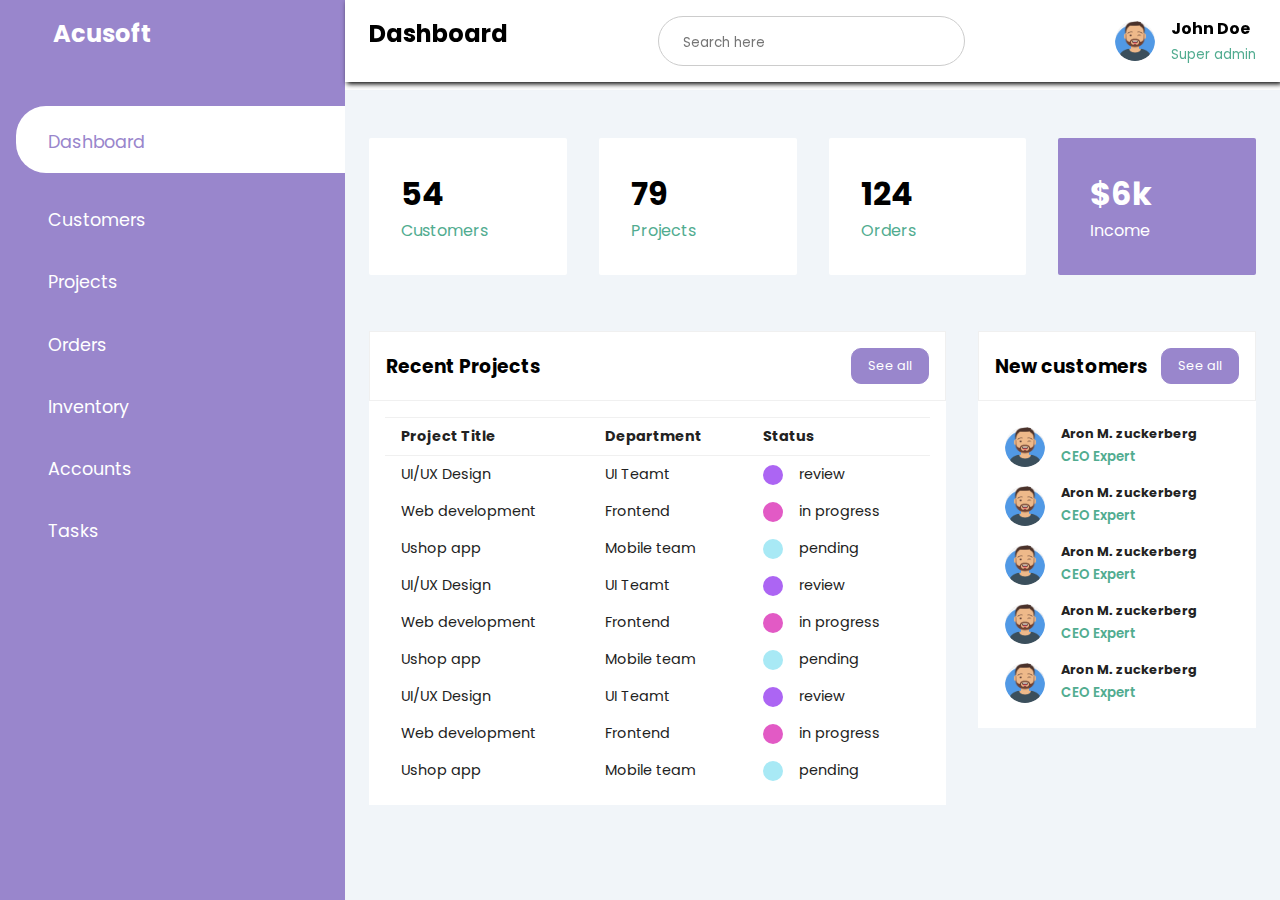
<file: index.html>
<!DOCTYPE html>
<html lang="en">
   <head>
      <meta charset="UTF-8">
      <meta http-equiv="X-UA-Compatible" content="IE=edge">
      <meta name="viewport" content="width=device-width, initial-scale=1.0, maximum-scale=1">
      <title>Acusoft admin</title>
      <link rel="stylesheet" href="https://maxst.icons8.com/vue-static/landings/line-awesome/line-awesome/1.3.0/css/line-awesome.min.css">
      <link rel="stylesheet" href="style.css">
      
   </head>
   <body>
      <input type="checkbox" id="nav-toggle">
      <div class="sidebar">
         <div class="sidebar-brand">
            <h2>
               <span class="lab la-accusoft"></span>  <span>Acusoft</span>
            </h2>
         </div>
         <div class="sidebar-menu">
            <ul>
            <li>
               <a href="" class="active"><span class="las la-igloo"></span>
               <span>Dashboard</span></a>
            </li>
            <li>
               <a href=""><span class="las la-user"></span>
               <span>Customers</span></a>
            </li>
            <li>
               <a href=""><span class="las la-clipboard-list"></span>
               <span>Projects</span></a>
            </li>
            <li>
               <a href=""><span class="las la-shopping-bag"></span>
               <span>Orders</span></a>
            </li>
            <li>
               <a href=""><span class="las la-receipt"></span>
               <span>Inventory</span></a>
            </li>
            <li>
               <a href=""><span class="las la-user-circle"></span>
               <span>Accounts</span></a>
            </li>
            <li>
               <a href=""><span class="las la-clipboard-list"></span>
               <span>Tasks</span></a>
            </li>
            </u>
         </div>
      </div>
      <div class="main-content">
         <header>
            <h2>
               <label for="nav-toggle">
               <span class="las la-bars"></span>
               </label>
               Dashboard
            </h2>
            <div class="search-wrapper">
               <span class="las la-search">
               <input type="search" placeholder="Search here">
               </span>
            </div>
            <div class="user-wrapper">
               <img src="./avtar.png" width="40px" height="40px" alt="">
               <div>
                  <h4>John Doe</h4>
                  <small>Super admin</small>
               </div>
            </div>
         </header>
         <main>
            <div class="cards">
               <div class="card-single">
                  <div>
                     <h1>54</h1>
                     <span>Customers</span>
                  </div>
                  <div>
                     <span class="las la-user"></span>
                  </div>
               </div>
               <div class="card-single">
                  <div>
                     <h1>79</h1>
                     <span class>Projects</span>
                  </div>
                  <div>
                     <span class="las la-clipboard-list"></span>
                  </div>
               </div>
               <div class="card-single">
                  <div>
                     <h1>124</h1>
                     <span>Orders</span>
                  </div>
                  <div>
                     <span class="las la-shopping-bag"></span>
                  </div>
               </div>
               <div class="card-single">
                  <div>
                     <h1>$6k</h1>
                     <span>Income</span>
                  </div>
                  <div>
                     <span class="lab la-google-wallet"></span>
                  </div>
               </div>
            </div>
            <div class="recent-grid">
               <div class="projects">
                  <div class="card">
                     <div class="card-header">
                        <h3>Recent Projects</h3>
                        <button>See all <span class="fa fa-arrow-right">
                        </span></button>
                     </div>
                     <div class="card-body">
                        <div class="table-responsive">
                           <table width="100%">
                              <thead>
                                 <tr>
                                    <td>Project Title</td>
                                    <td>Department</td>
                                    <td>Status</td>
                                 </tr>
                              </thead>
                              <tbody>
                                 <tr>
                                    <td>UI/UX Design</td>
                                    <td>UI Teamt</td>
                                    <td>
                                       <span class="status purple"></span>
                                       review
                                    </td>
                                 </tr>
                                 <tr>
                                    <td>Web development</td>
                                    <td>Frontend</td>
                                    <td>
                                       <span class="status pink"></span>
                                       in progress
                                    </td>
                                 </tr>
                                 <tr>
                                    <td>Ushop app</td>
                                    <td>Mobile team</td>
                                    <td>
                                       <span class="status orange"></span>
                                       pending
                                    </td>
                                 </tr>
                                 <tr>
                                    <td>UI/UX Design</td>
                                    <td>UI Teamt</td>
                                    <td>
                                       <span class="status purple"></span>
                                       review
                                    </td>
                                 </tr>
                                 <tr>
                                    <td>Web development</td>
                                    <td>Frontend</td>
                                    <td>
                                       <span class="status pink"></span>
                                       in progress
                                    </td>
                                 </tr>
                                 <tr>
                                    <td>Ushop app</td>
                                    <td>Mobile team</td>
                                    <td>
                                       <span class="status orange"></span>
                                       pending
                                    </td>
                                 </tr>
                                 <tr>
                                    <td>UI/UX Design</td>
                                    <td>UI Teamt</td>
                                    <td>
                                       <span class="status purple"></span>
                                       review
                                    </td>
                                 </tr>
                                 <tr>
                                    <td>Web development</td>
                                    <td>Frontend</td>
                                    <td>
                                       <span class="status pink"></span>
                                       in progress
                                    </td>
                                 </tr>
                                 <tr>
                                    <td>Ushop app</td>
                                    <td>Mobile team</td>
                                    <td>
                                       <span class="status orange"></span>
                                       pending
                                    </td>
                                 </tr>
                              </tbody>
                           </table>
                        </div>
                     </div>
                  </div>
               </div>
               <div class="cutomers">
                  <div class="card">
                     <div class="card-header">
                        <h3>New customers</h3>
                        <button>See all <span class="fa fa-arrow-right">
                        </span></button>
                     </div>
                     <div class="card-body">
                        <div class="customer">
                           <div class="info">
                              <img src="./avtar.png" width="40px" height="40px" alt="">
                              <div>
                                 <h4>Aron M. zuckerberg</h4>
                                 <small>CEO Expert</small>
                                 </small>
                              </div>
                           </div>
                           <div class="contact">
                              <span class="las la-user-circle"></span>
                              <span class="las la-comment"></span>
                              <span class="las la-phone"></span>
                           </div>
                        </div>
                        <div class="customer">
                           <div class="info">
                              <img src="./avtar.png" width="40px" height="40px" alt="">
                              <div>
                                 <h4>Aron M. zuckerberg</h4>
                                 <small>CEO Expert</small>
                                 </small>
                              </div>
                           </div>
                           <div class="contact">
                              <span class="las la-user-circle"></span>
                              <span class="las la-comment"></span>
                              <span class="las la-phone"></span>
                           </div>
                        </div>
                        <div class="customer">
                           <div class="info">
                              <img src="./avtar.png" width="40px" height="40px" alt="">
                              <div>
                                 <h4>Aron M. zuckerberg</h4>
                                 <small>CEO Expert</small>
                                 </small>
                              </div>
                           </div>
                           <div class="contact">
                              <span class="las la-user-circle"></span>
                              <span class="las la-comment"></span>
                              <span class="las la-phone"></span>
                           </div>
                        </div>
                        <div class="customer">
                           <div class="info">
                              <img src="./avtar.png" width="40px" height="40px" alt="">
                              <div>
                                 <h4>Aron M. zuckerberg</h4>
                                 <small>CEO Expert</small>
                                 </small>
                              </div>
                           </div>
                           <div class="contact">
                              <span class="las la-user-circle"></span>
                              <span class="las la-comment"></span>
                              <span class="las la-phone"></span>
                           </div>
                        </div>
                        <div class="customer">
                           <div class="info">
                              <img src="./avtar.png" width="40px" height="40px" alt="">
                              <div>
                                 <h4>Aron M. zuckerberg</h4>
                                 <small>CEO Expert</small>
                                 </small>
                              </div>
                           </div>
                           <div class="contact">
                              <span class="las la-user-circle"></span>
                              <span class="las la-comment"></span>
                              <span class="las la-phone"></span>
                           </div>
                        </div>
                     </div>
                     
                  </div>
               </div>
            </div>
         </main>
      </div>
   </body>
</html>
</file>
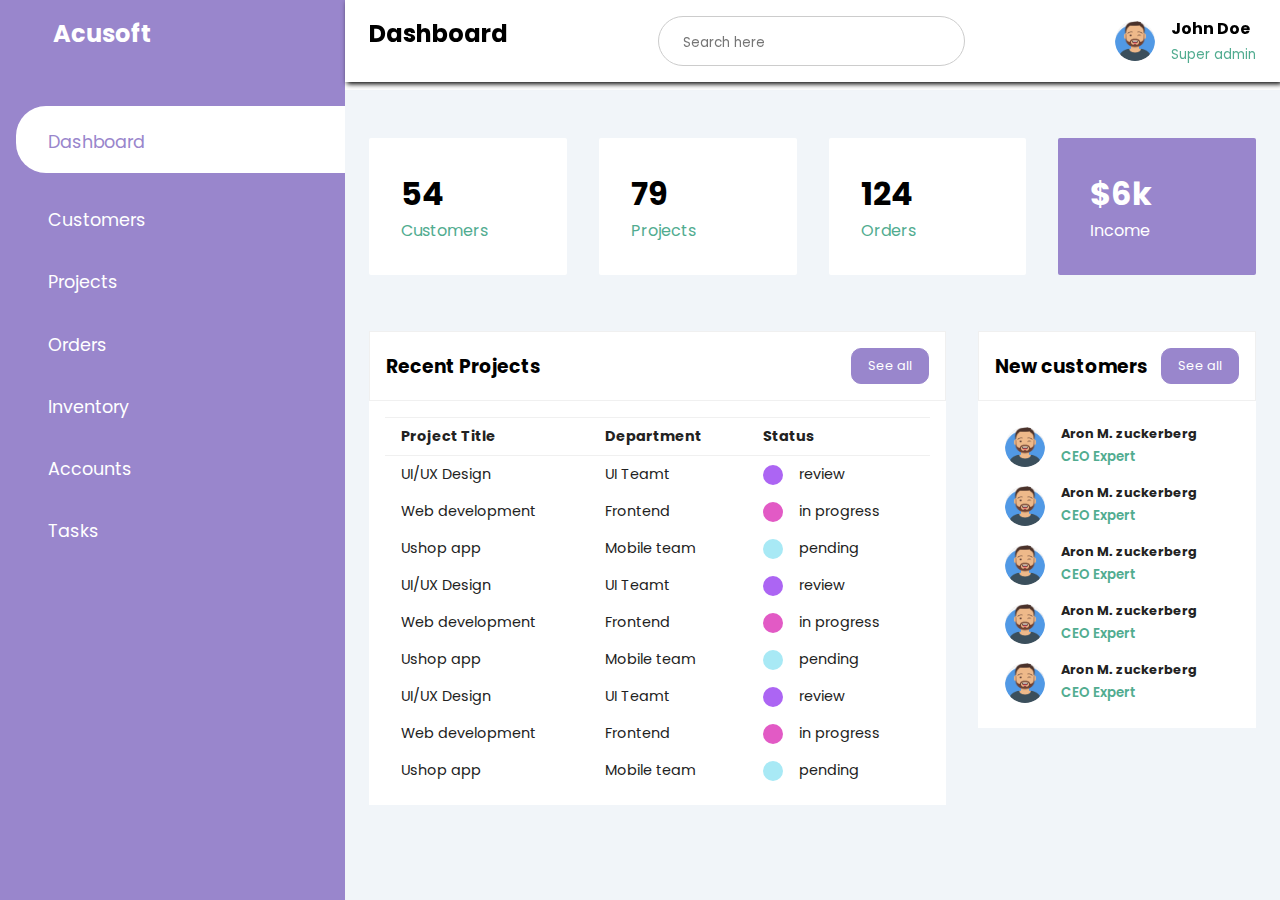
<file: dashboard.html>
<!DOCTYPE html>
<html lang="en">
   <head>
      <meta charset="UTF-8">
      <meta http-equiv="X-UA-Compatible" content="IE=edge">
      <meta name="viewport" content="width=device-width, initial-scale=1.0, maximum-scale=1">
      <title>Acusoft admin</title>
      <link rel="stylesheet" href="https://maxst.icons8.com/vue-static/landings/line-awesome/line-awesome/1.3.0/css/line-awesome.min.css">
      <link rel="stylesheet" href="style.css">
      
   </head>
   <body>
      <input type="checkbox" id="nav-toggle">
      <div class="sidebar">
         <div class="sidebar-brand">
            <h2>
               <span class="lab la-accusoft"></span>  <span>Acusoft</span>
            </h2>
         </div>
         <div class="sidebar-menu">
            <ul>
            <li>
               <a href="" class="active"><span class="las la-igloo"></span>
               <span>Dashboard</span></a>
            </li>
            <li>
               <a href=""><span class="las la-user"></span>
               <span>Customers</span></a>
            </li>
            <li>
               <a href=""><span class="las la-clipboard-list"></span>
               <span>Projects</span></a>
            </li>
            <li>
               <a href=""><span class="las la-shopping-bag"></span>
               <span>Orders</span></a>
            </li>
            <li>
               <a href=""><span class="las la-receipt"></span>
               <span>Inventory</span></a>
            </li>
            <li>
               <a href=""><span class="las la-user-circle"></span>
               <span>Accounts</span></a>
            </li>
            <li>
               <a href=""><span class="las la-clipboard-list"></span>
               <span>Tasks</span></a>
            </li>
            </u>
         </div>
      </div>
      <div class="main-content">
         <header>
            <h2>
               <label for="nav-toggle">
               <span class="las la-bars"></span>
               </label>
               Dashboard
            </h2>
            <div class="search-wrapper">
               <span class="las la-search">
               <input type="search" placeholder="Search here">
               </span>
            </div>
            <div class="user-wrapper">
               <img src="./avtar.png" width="40px" height="40px" alt="">
               <div>
                  <h4>John Doe</h4>
                  <small>Super admin</small>
               </div>
            </div>
         </header>
         <main>
            <div class="cards">
               <div class="card-single">
                  <div>
                     <h1>54</h1>
                     <span>Customers</span>
                  </div>
                  <div>
                     <span class="las la-user"></span>
                  </div>
               </div>
               <div class="card-single">
                  <div>
                     <h1>79</h1>
                     <span class>Projects</span>
                  </div>
                  <div>
                     <span class="las la-clipboard-list"></span>
                  </div>
               </div>
               <div class="card-single">
                  <div>
                     <h1>124</h1>
                     <span>Orders</span>
                  </div>
                  <div>
                     <span class="las la-shopping-bag"></span>
                  </div>
               </div>
               <div class="card-single">
                  <div>
                     <h1>$6k</h1>
                     <span>Income</span>
                  </div>
                  <div>
                     <span class="lab la-google-wallet"></span>
                  </div>
               </div>
            </div>
            <div class="recent-grid">
               <div class="projects">
                  <div class="card">
                     <div class="card-header">
                        <h3>Recent Projects</h3>
                        <button>See all <span class="fa fa-arrow-right">
                        </span></button>
                     </div>
                     <div class="card-body">
                        <div class="table-responsive">
                           <table width="100%">
                              <thead>
                                 <tr>
                                    <td>Project Title</td>
                                    <td>Department</td>
                                    <td>Status</td>
                                 </tr>
                              </thead>
                              <tbody>
                                 <tr>
                                    <td>UI/UX Design</td>
                                    <td>UI Teamt</td>
                                    <td>
                                       <span class="status purple"></span>
                                       review
                                    </td>
                                 </tr>
                                 <tr>
                                    <td>Web development</td>
                                    <td>Frontend</td>
                                    <td>
                                       <span class="status pink"></span>
                                       in progress
                                    </td>
                                 </tr>
                                 <tr>
                                    <td>Ushop app</td>
                                    <td>Mobile team</td>
                                    <td>
                                       <span class="status orange"></span>
                                       pending
                                    </td>
                                 </tr>
                                 <tr>
                                    <td>UI/UX Design</td>
                                    <td>UI Teamt</td>
                                    <td>
                                       <span class="status purple"></span>
                                       review
                                    </td>
                                 </tr>
                                 <tr>
                                    <td>Web development</td>
                                    <td>Frontend</td>
                                    <td>
                                       <span class="status pink"></span>
                                       in progress
                                    </td>
                                 </tr>
                                 <tr>
                                    <td>Ushop app</td>
                                    <td>Mobile team</td>
                                    <td>
                                       <span class="status orange"></span>
                                       pending
                                    </td>
                                 </tr>
                                 <tr>
                                    <td>UI/UX Design</td>
                                    <td>UI Teamt</td>
                                    <td>
                                       <span class="status purple"></span>
                                       review
                                    </td>
                                 </tr>
                                 <tr>
                                    <td>Web development</td>
                                    <td>Frontend</td>
                                    <td>
                                       <span class="status pink"></span>
                                       in progress
                                    </td>
                                 </tr>
                                 <tr>
                                    <td>Ushop app</td>
                                    <td>Mobile team</td>
                                    <td>
                                       <span class="status orange"></span>
                                       pending
                                    </td>
                                 </tr>
                              </tbody>
                           </table>
                        </div>
                     </div>
                  </div>
               </div>
               <div class="cutomers">
                  <div class="card">
                     <div class="card-header">
                        <h3>New customers</h3>
                        <button>See all <span class="fa fa-arrow-right">
                        </span></button>
                     </div>
                     <div class="card-body">
                        <div class="customer">
                           <div class="info">
                              <img src="./avtar.png" width="40px" height="40px" alt="">
                              <div>
                                 <h4>Aron M. zuckerberg</h4>
                                 <small>CEO Expert</small>
                                 </small>
                              </div>
                           </div>
                           <div class="contact">
                              <span class="las la-user-circle"></span>
                              <span class="las la-comment"></span>
                              <span class="las la-phone"></span>
                           </div>
                        </div>
                        <div class="customer">
                           <div class="info">
                              <img src="./avtar.png" width="40px" height="40px" alt="">
                              <div>
                                 <h4>Aron M. zuckerberg</h4>
                                 <small>CEO Expert</small>
                                 </small>
                              </div>
                           </div>
                           <div class="contact">
                              <span class="las la-user-circle"></span>
                              <span class="las la-comment"></span>
                              <span class="las la-phone"></span>
                           </div>
                        </div>
                        <div class="customer">
                           <div class="info">
                              <img src="./avtar.png" width="40px" height="40px" alt="">
                              <div>
                                 <h4>Aron M. zuckerberg</h4>
                                 <small>CEO Expert</small>
                                 </small>
                              </div>
                           </div>
                           <div class="contact">
                              <span class="las la-user-circle"></span>
                              <span class="las la-comment"></span>
                              <span class="las la-phone"></span>
                           </div>
                        </div>
                        <div class="customer">
                           <div class="info">
                              <img src="./avtar.png" width="40px" height="40px" alt="">
                              <div>
                                 <h4>Aron M. zuckerberg</h4>
                                 <small>CEO Expert</small>
                                 </small>
                              </div>
                           </div>
                           <div class="contact">
                              <span class="las la-user-circle"></span>
                              <span class="las la-comment"></span>
                              <span class="las la-phone"></span>
                           </div>
                        </div>
                        <div class="customer">
                           <div class="info">
                              <img src="./avtar.png" width="40px" height="40px" alt="">
                              <div>
                                 <h4>Aron M. zuckerberg</h4>
                                 <small>CEO Expert</small>
                                 </small>
                              </div>
                           </div>
                           <div class="contact">
                              <span class="las la-user-circle"></span>
                              <span class="las la-comment"></span>
                              <span class="las la-phone"></span>
                           </div>
                        </div>
                     </div>
                     
                  </div>
               </div>
            </div>
         </main>
      </div>
   </body>
</html>
</file>
<file: style.css>
@import url("https://fonts.googleapis.com/css2?family=Poppins:wght@300;400;500;600&display=swap");

:root {
  --main-color: #9986cc;
  --color-dark: #7b36b33f;
  --text-grey: #51ac90;
}

* {
  padding: 0;
  margin: 0;
  box-sizing: border-box;
  list-style-type: none;
  text-decoration: none;
  font-family: "Poppins", sans-serif;
}

.sidebar {
  width: 345px;
  position: fixed;
  left: 0;
  top: 0;
  height: 100%;
  background: var(--main-color);
  z-index: 100;
  transition: width 300ms;
}

.sidebar-brand {
  height: 90px;
  padding: 1rem 0rem 1rem 2rem;
  color: #fff;
}

.sidebar-brand span {
  display: inline-block;
  padding-right: 1rem;
}
.sidebar-menu {
  margin-top: 1rem;
}

.sidebar-menu li {
  width: 100%;
  margin-bottom: 1.7rem;
  padding-left: 1rem;
}

.sidebar-menu a {
  padding-left: 1rem;
  display: block;
  color: #fff;
  font-size: 1.1rem;
}

.sidebar-menu a.active {
  background: #fff;
  padding-top: 1rem;
  padding-bottom: 1rem;
  color: var(--main-color);
  border-radius: 30px 0px 0px 30px;
}

.sidebar-menu a span:first-child {
  font-size: 1.5rem;
  padding-right: 1rem;
}

input#nav-toggle:checked + .sidebar {
  width: 70px;
}

input#nav-toggle:checked + .sidebar .sidebar-brand,
input#nav-toggle:checked + .sidebar li {
  padding-left: 1rem;
  text-align: center;
}

input#nav-toggle:checked + .sidebar li a {
  padding-left: 0rem;
}

input#nav-toggle:checked + .sidebar .sidebar-brand h2 span:last-child,
input#nav-toggle:checked + .sidebar li a span:last-child {
  display: none;
}

input#nav-toggle:checked ~ .main-content {
  margin-left: 70px;
}

input#nav-toggle:checked ~ .main-content header {
  width: calc(100% - 70px);
  left: 70px;
}

.main-content {
  margin-left: 345px;
  transition: margin-left 300ms;
}

header {
  background: #fff;
  display: flex;
  justify-content: space-between;
  padding: 1rem 1.5rem;
  box-shadow: 2px 2px 5px rgba(0, 0, 0.2);
  position: fixed;
  left: 345px;
  width: calc(100% - 345px);
  top: 0;
  z-index: 100;
  transition: left 300ms;
}

#nav-toggle {
  display: none;
}

.header h2 {
  color: #222;
}

.header label span {
  font-size: 1.7rem;
  padding-right: 1rem;
}

.search-wrapper {
  border: 1px solid #ccc;
  border-radius: 30px;
  height: 50px;
  display: flex;
  align-items: center;
  overflow: hidden;
}

.search-wrapper input {
  height: 100%;
  padding: 0.5rem;
  border: none;
  outline: none;
}

.search-wrapper span {
  display: inline-block;
  padding: 0rem 1rem;
  font-size: 1.5rem;
}

.user-wrapper {
  display: flex;
  align-items: center;
}

.user-wrapper img {
  border-radius: 50%;
  margin-right: 1rem;
}

.user-wrapper small {
  display: inline-block;
  color: var(--text-grey);
}

main {
  margin-top: 90px;
  padding: 2rem 1.5rem;
  background: #f1f5f9;
  min-height: calc(100vh - 90px);
}

.cards {
  display: grid;
  grid-template-columns: repeat(4, 1fr);
  grid-gap: 2rem;
  margin-top: 1rem;
}

.card-single {
  display: flex;
  justify-content: space-between;
  background: #fff;
  padding: 2rem;
  border-radius: 2px;
}

.card-single div:last-child span {
  font-size: 3rem;
  color: var(--main-color);
}

.card-single div:first-child span {
  color: var(--text-grey);
}

.card-single:last-child {
  background: var(--main-color);
}

.card-single:last-child h1,
.card-single:last-child div:first-child span,
.card-single:last-child div:last-child span {
  color: #fff;
}

.recent-grid {
  margin-top: 3.5rem;
  display: grid;
  grid-gap: 2rem;
  grid-template-columns: 65% auto;
}

.card {
  background: #fff;
}

.card-header,
.card-body {
  padding: 1rem;
}

.card-header {
  display: flex;
  justify-content: space-between;
  align-items: center;
  border: 1px solid #f0f0f0;
}

.card-header button {
  background: var(--main-color);
  border-radius: 10px;
  color: #fff;
  font-size: 0.8rem;
  padding: 0.5rem 1rem;
  border: 1px solid var(--main-color);
}

table {
  border-collapse: collapse;
}

thead tr {
  border-top: 1px solid #f0f0f0;
  border-bottom: 1px solid #f0f0f0;
}

thead td {
  font-weight: 700;
}

td {
  padding: 0.5rem 1rem;
  font-size: 0.9rem;
  color: #222;
}

tr td:last-child {
  display: flex;
  align-items: center;
}

td .status {
  display: inline-block;
  height: 20px;
  width: 20px;
  border-radius: 50%;
  margin-right: 1rem;
}

.status.purple {
  background: rgb(172, 101, 243);
}

.status.pink {
  background: hsl(313, 70%, 62%);
}

.status.orange {
  background: rgb(168, 233, 245);
}

.table-responsive {
  width: 100%;
  overflow-x: auto;
}

.customer {
  display: flex;
  justify-content: space-between;
  align-items: center;
  padding: 0.5rem 0.7rem;
}

.info {
  display: flex;
  align-items: center;
}

.info img {
  border-radius: 50%;
  margin-right: 1rem;
}

.info h4 {
  font-size: 0.8rem;
  font-weight: 700;
  color: #222;
}

.info small {
  font-weight: 600;
  color: var(--text-grey);
}

.contact span {
  font-size: 1.2rem;
  display: inline-block;
  margin-left: 0.5rem;
  color: var(--main-color);
}

@media only screen and (max-width: 1200px) {
  .sidebar {
    width: 70px;
  }

  .sidebar .sidebar-brand,
  .sidebar li {
    padding-left: 1rem;
    text-align: center;
  }

  .sidebar li a {
    padding-left: 0rem;
  }

  .sidebar .sidebar-brand h2 span:last-child,
  .sidebar li a span:last-child {
    display: none;
  }

  .main-content {
    margin-left: 70px;
  }

  .main-content header {
    width: calc(100% - 70px);
    left: 70px;
  }

  .sidebar:hover {
    width: 345px;
    z-index: 200;
  }

  .sidebar:hover .sidebar-brand,
  .sidebar:hover li {
    padding-left: 2rem;
    text-align: left;
  }

  .sidebar:hover li a {
    padding-left: 1rem;
  }

  .sidebar:hover .sidebar-brand h2 span:last-child,
  .sidebar:hover li a span:last-child {
    display: inline;
  }
}

@media only screen and (max-width: 960px) {
  .cards {
    grid-template-columns: repeat(3, 1fr);
  }

  .recent-grid {
    grid-template-columns: 60% 40%;
  }
}

@media only screen and (max-width: 768px) {
  .cards {
    grid-template-columns: repeat(2, 1fr);
  }

  .recent-grid {
    grid-template-columns: 100%;
  }

  .search-wrapper {
    display: none;
  }

  .sidebar {
    left: -100% !important;
  }

  header h2 {
    display: flex;
    align-items: center;
  }

  header h2 label {
    display: inline-block;
    text-align: center;
    background: var(--main-color);
    padding-left: 0;
    margin-right: 1rem;
    height: 40px;
    width: 40px;
    border-radius: 50%;
    color: #fff;
    display: flex;
    align-items: center;
    justify-content: center !important;
  }

  header h2 span {
    text-align: center;
    padding-right: 0rem;
  }

  header h2 {
    font-size: 1.1rem;
  }

  .main-content {
    width: 100%;
    margin-left: 0rem;
  }

  header {
    width: 100% !important;
    left: 0 !important;
  }

  input#nav-toggle:checked + .sidebar {
    left: 0 !important;
    z-index: 100;
    width: 345px;
  }

  input#nav-toggle:checked + .sidebar .sidebar-brand,
  input#nav-toggle:checked + .sidebar li {
    padding-left: 2rem;
    text-align: left;
  }

  input#nav-toggle:checked + .sidebar li a {
    padding-left: 1rem;
  }

  input#nav-toggle:checked + .sidebar .sidebar-brand h2 span:last-child,
  input#nav-toggle:checked + .sidebar li a span:last-child {
    display: inline;
  }

  input#nav-toggle:checked ~ .main-content {
    margin-left: 0rem !important;
  }
}

@media only screen and (max-width: 560px) {
  .cards {
    grid-template-columns: 100%;
  }
}
</file>
